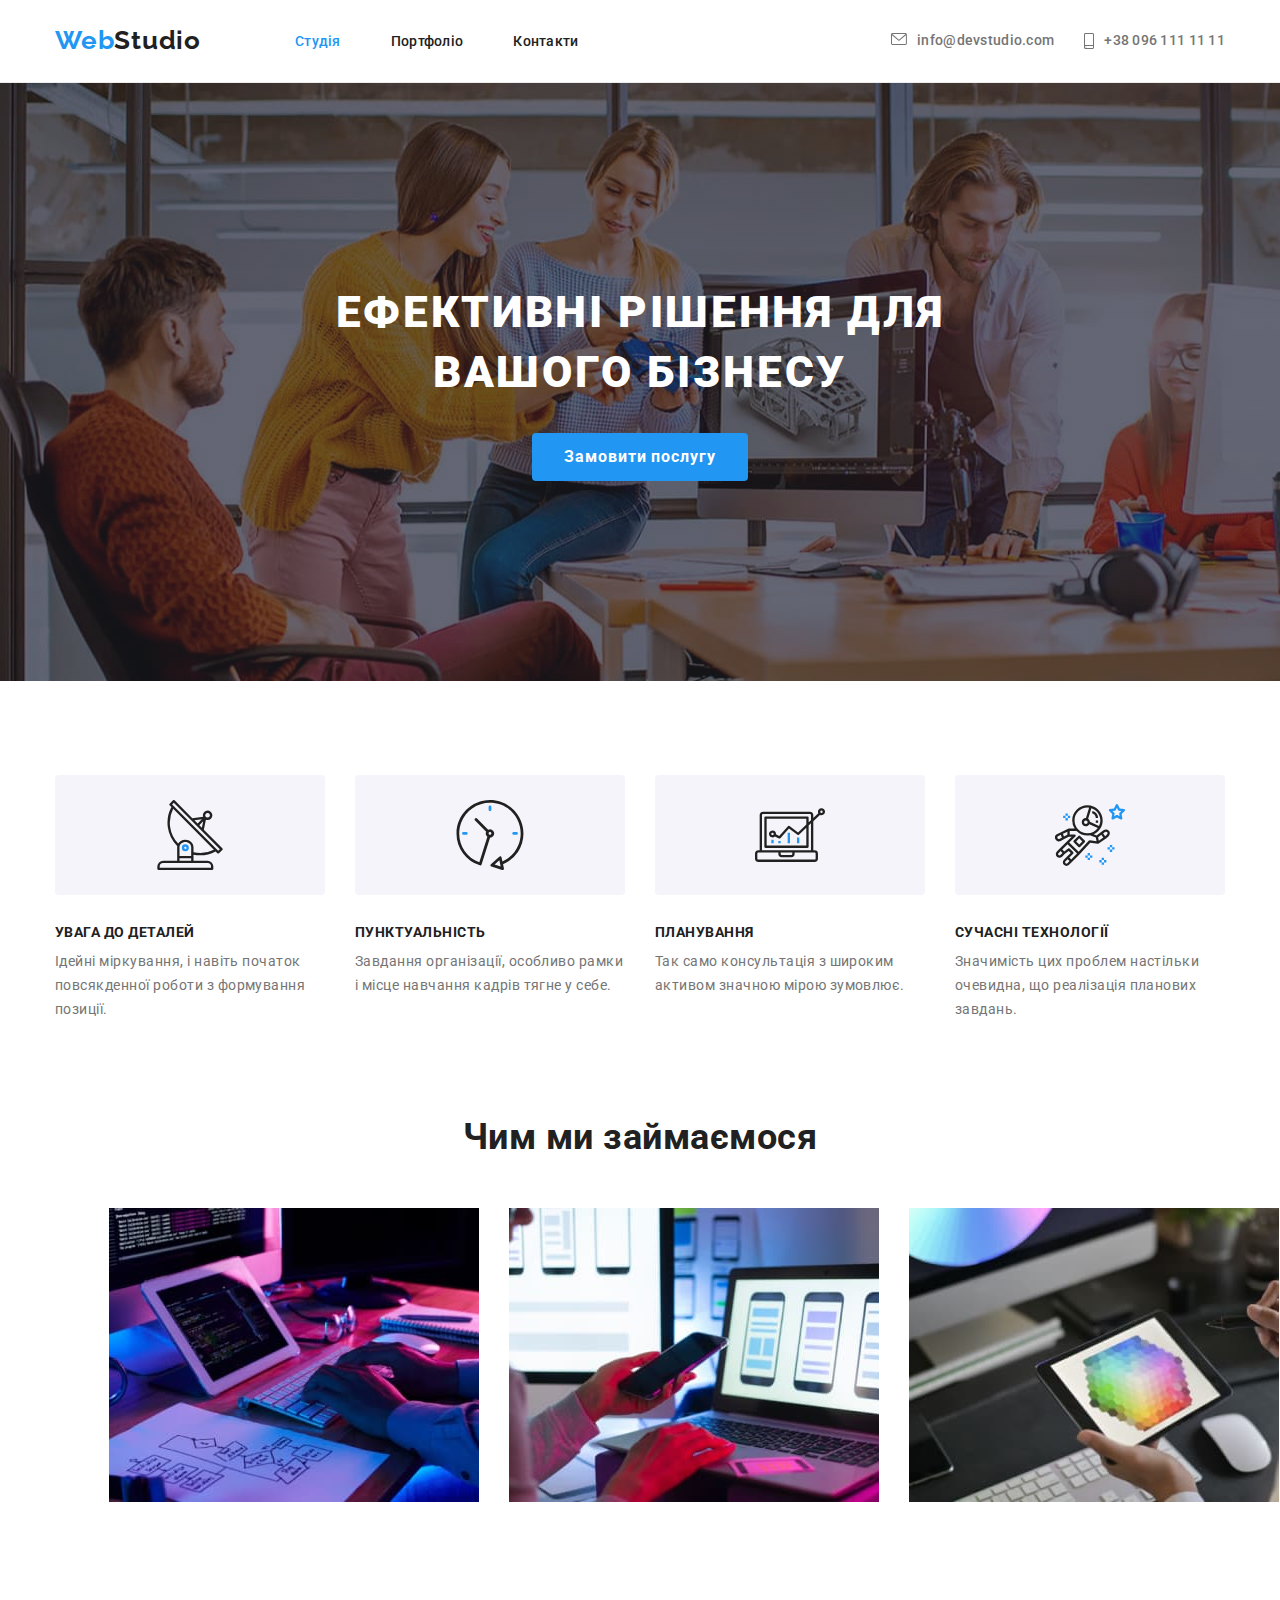
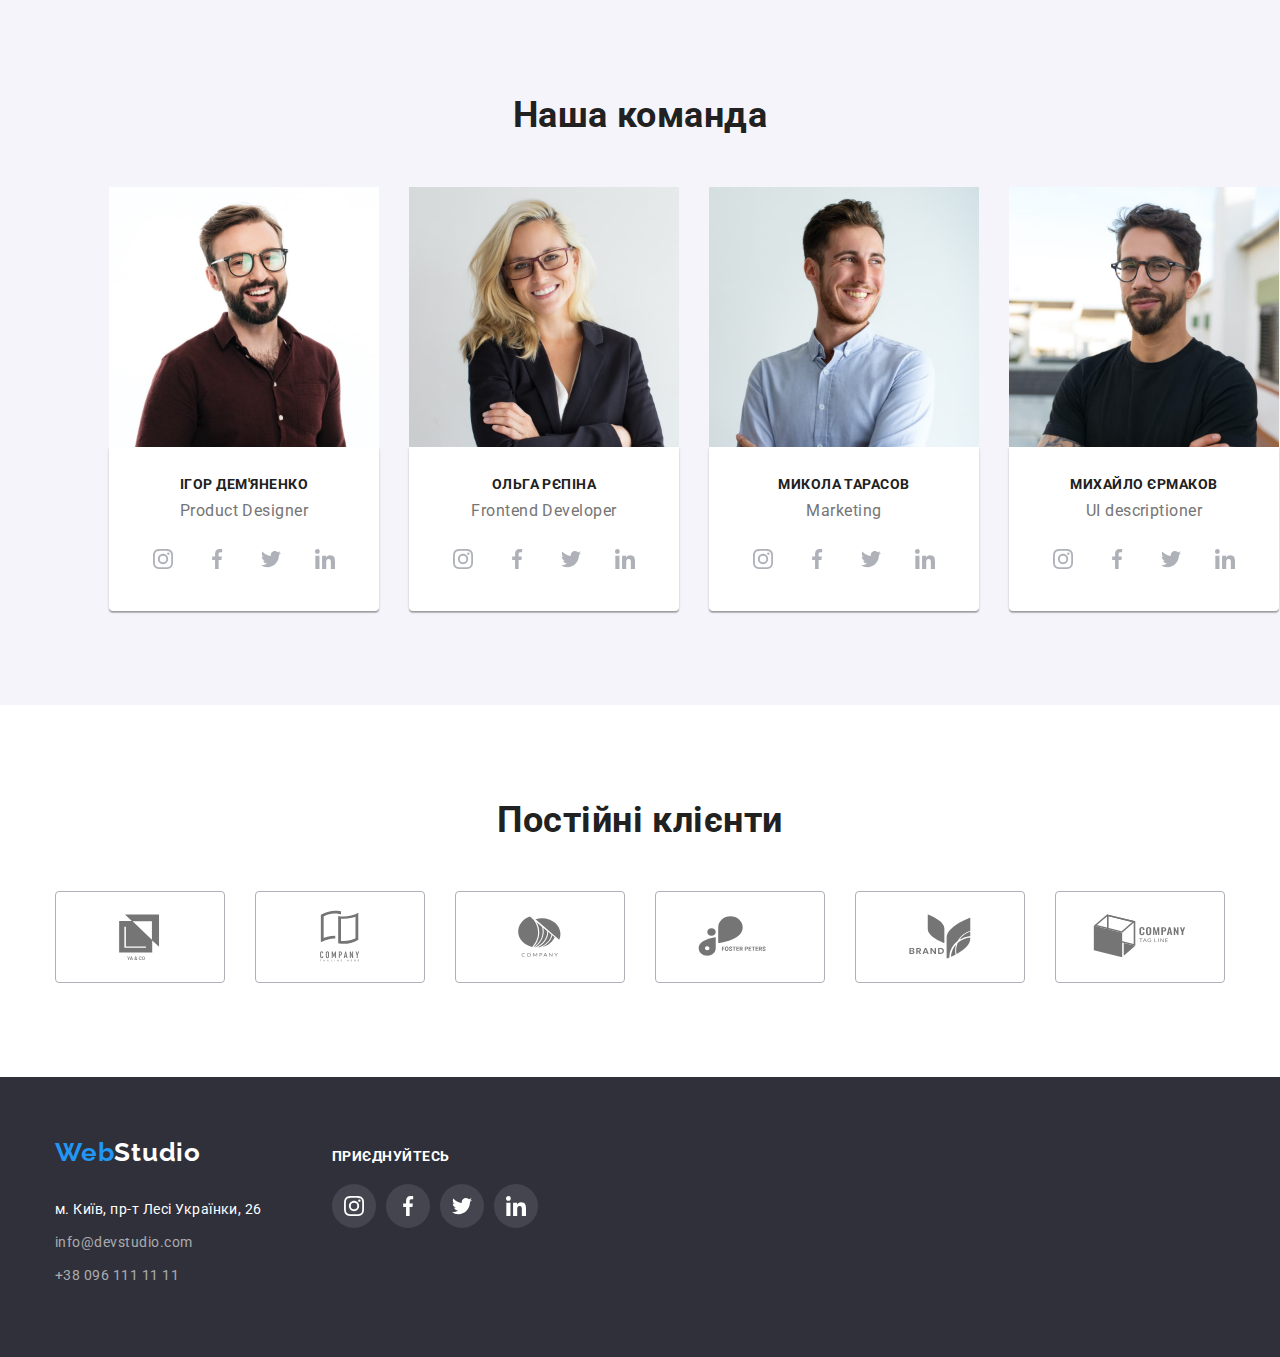
<file: index.html>
<!DOCTYPE html>
<html lang="uk">

<head>
  <meta charset="UTF-8" />
  <meta http-equiv="X-UA-Compatible" content="IE=edge" />
  <meta name="viewport" content="width=device-width, initial-scale=1.0" />
  <title>WebStudio</title>
  <link rel="preconnect" href="https://fonts.googleapis.com">
  <link rel="preconnect" href="https://fonts.gstatic.com" crossorigin>
  <link href="https://fonts.googleapis.com/css2?family=Raleway:wght@700&family=Roboto:wght@400;500;700;900&display=swap"
    rel="stylesheet">
  <link rel="stylesheet" href="./css/modern-normalize.css">
  <link rel="stylesheet" href="./css/styles.css">
</head>

<body>
  <header class="page-header">
    <div class="container header-wrap">
      <nav class="nav">
        <a href="./index.html" class="logo-header">Web<span class="studio">Studio</span></a>

        <ul class="site-nav">
          <li><a href="./index.html" class="link current">Студія</a></li>
          <li><a href="./portfolio.html" class="link">Портфоліо</a></li>
          <li><a href="" class="link">Контакти</a></li>
        </ul>
      </nav>

      <ul class="contact-nav">
        <li><a href="mailto:info@devstudio.com" class="link-contact">
            <svg class="icon icon-mail" width="16px" height="12px">
              <use xlink:href="./images/icons.svg#icon-mail"></use>
            </svg>
            info@devstudio.com</a></li>
        <li><a href="tel:+380961111111" class="link-contact">
            <svg class="icon icon-smartphone" width="10px" height="16px">
              <use xlink:href="./images/icons.svg#icon-smartphone"></use>
            </svg>
            +38 096 111 11 11</a></li>
      </ul>
    </div>
  </header>
  <main>
    <!--Герой-->
    <section class="section hero">
      <div class="container hero-wrap">
        <h1 class="hero-title">Ефективні рішення для <br> вашого бізнесу</h1>
        <button type="button" class="button-hero">Замовити послугу</button>
      </div>
    </section>
    <!--Особливості-->
    <section class="section section-feature">
      <div class="container section-wrap">
        <h2 class="feature-title">Особливості</h2>
        <ul class="feature-list">
          <li class="feature-list-item">
            <div class="img-wrapper">
              <svg class="icon icon-instagram" width="70px" height="70px">
                <use xlink:href="./images/icons.svg#icon-antenna"></use>
              </svg>
            </div>
            <h3 class="section-title">УВАГА ДО ДЕТАЛЕЙ</h3>
            <p class="text">
              Ідейні міркування, і навіть початок повсякденної роботи з
              формування позиції.
            </p>
          </li>
          <li class="feature-list-item">
            <div class="img-wrapper">
              <svg class="icon icon-instagram" width="70px" height="70px">
                <use xlink:href="./images/icons.svg#icon-clock"></use>
              </svg>
            </div>
            <h3 class="section-title">ПУНКТУАЛЬНІСТЬ</h3>
            <p class="text">
              Завдання організації, особливо рамки і місце навчання кадрів тягне
              у себе.
            </p>
          </li>
          <li class="feature-list-item">
            <div class="img-wrapper">
              <svg class="icon icon-instagram" width="70px" height="70px">
                <use xlink:href="./images/icons.svg#icon-diagram"></use>
              </svg>
            </div>
            <h3 class="section-title">ПЛАНУВАННЯ</h3>
            <p class="text">
              Так само консультація з широким активом значною мірою зумовлює.
            </p>
          </li>
          <li class="feature-list-item">
            <div class="img-wrapper">
              <svg class="icon icon-instagram" width="70px" height="70px">
                <use xlink:href="./images/icons.svg#icon-astronaut"></use>
              </svg>
            </div>
            <h3 class="section-title">СУЧАСНІ ТЕХНОЛОГІЇ</h3>
            <p class="text">
              Значимість цих проблем настільки очевидна, що реалізація планових
              завдань.
            </p>
          </li>
        </ul>
      </div>
    </section>
    <!--Чим ми займаємось-->
    <section class="section section-work">
      <div class="container">
        <h2 class="title-work">Чим ми займаємося</h2>
        <ul class="work-list">
          <li>
            <img src="./images/img1.jpg" alt="Чоловік набирає код на клавіатурі" width="370" height="294" />
          </li>
          <li>
            <img src="./images/img2.jpg" alt="Жінка тримає телефон на фоні ноутбука" width="370" height="294" />
          </li>
          <li>
            <img src="./images/img3.jpg" alt="Жінка тримає планшет з градацією кольорів" width="370" height="294" />
          </li>
        </ul>
      </div>
    </section>
    <!--Наша команда-->
    <section class="section section-team">
      <div class="container container-team">
        <h2 class="title-team">Наша команда</h2>
        <ul class="team-list">
          <li>
            <img class="team-img" src="./images/img-1.jpg"
              alt="Чоловік з бородою та в окулярах, одягнений в бордову сорочку" width="270" height="260" />
            <div class="team-description">
              <h3 class="section-title-team">Ігор Дем'яненко</h3>
              <p class="text-team">Product Designer</p>
              <ul class="team-social-img">
                <li>
                  <a class="social-links" href="#" target="_blank" rel="noopener noreferrer">
                    <svg class="icon icon-instagram" width="20px" height="20px">
                      <use xlink:href="./images/icons.svg#icon-instagram"></use>
                    </svg>
                  </a>
                </li>
                <li>
                  <a class="social-links" href="#" target="_blank" rel="noopener noreferrer">
                    <svg class="icon icon-instagram" width="20px" height="20px">
                      <use xlink:href="./images/icons.svg#icon-facebook"></use>
                    </svg>
                  </a>
                </li>

                <li>
                  <a class="social-links" href="#" target="_blank" rel="noopener noreferrer">
                    <svg class="icon icon-instagram" width="20px" height="20px">
                      <use xlink:href="./images/icons.svg#icon-twitter"></use>
                    </svg>
                  </a>
                </li>
                <li>
                  <a class="social-links" href="#" target="_blank" rel="noopener noreferrer">
                    <svg class="icon icon-instagram" width="20px" height="20px">
                      <use xlink:href="./images/icons.svg#icon-linkedin"></use>
                    </svg>
                  </a>
                </li>
              </ul>
            </div>
          </li>
          <li>
            <img class="team-img" src="./images/img-2.jpg"
              alt="Жінка посміхається, має довге біле волосся та носить окулярі, одягнена в піджак" width="270"
              height="260" />
            <div class="team-description">
              <h3 class="section-title-team">Ольга Рєпіна</h3>
              <p class="text-team">Frontend Developer</p>
              <ul class="team-social-img">
                <li>
                  <a class="social-links" href="#" target="_blank" rel="noopener noreferrer">
                    <svg class="icon icon-instagram" width="20px" height="20px">
                      <use xlink:href="./images/icons.svg#icon-instagram"></use>
                    </svg>
                  </a>
                </li>
                <li>
                  <a class="social-links" href="#" target="_blank" rel="noopener noreferrer">
                    <svg class="icon icon-instagram" width="20px" height="20px">
                      <use xlink:href="./images/icons.svg#icon-facebook"></use>
                    </svg>
                  </a>
                </li>

                <li>
                  <a class="social-links" href="#" target="_blank" rel="noopener noreferrer">
                    <svg class="icon icon-instagram" width="20px" height="20px">
                      <use xlink:href="./images/icons.svg#icon-twitter"></use>
                    </svg>
                  </a>
                </li>
                <li>
                  <a class="social-links" href="#" target="_blank" rel="noopener noreferrer">
                    <svg class="icon icon-instagram" width="20px" height="20px">
                      <use xlink:href="./images/icons.svg#icon-linkedin"></use>
                    </svg>
                  </a>
                </li>
              </ul>
            </div>
          </li>
          <li>
            <img class="team-img" src="./images/img-3.jpg" alt="Чоловік посміхається, одягнений в світлу сорочку"
              width="270" height="260" />
            <div class="team-description">
              <h3 class="section-title-team">Микола Тарасов</h3>
              <p class="text-team">Marketing</p>
              <ul class="team-social-img">
                <li>
                  <a class="social-links" href="#" target="_blank" rel="noopener noreferrer">
                    <svg class="icon icon-instagram" width="20px" height="20px">
                      <use xlink:href="./images/icons.svg#icon-instagram"></use>
                    </svg>
                  </a>
                </li>
                <li>
                  <a class="social-links" href="#" target="_blank" rel="noopener noreferrer">
                    <svg class="icon icon-instagram" width="20px" height="20px">
                      <use xlink:href="./images/icons.svg#icon-facebook"></use>
                    </svg>
                  </a>
                </li>

                <li>
                  <a class="social-links" href="#" target="_blank" rel="noopener noreferrer">
                    <svg class="icon icon-instagram" width="20px" height="20px">
                      <use xlink:href="./images/icons.svg#icon-twitter"></use>
                    </svg>
                  </a>
                </li>
                <li>
                  <a class="social-links" href="#" target="_blank" rel="noopener noreferrer">
                    <svg class="icon icon-instagram" width="20px" height="20px">
                      <use xlink:href="./images/icons.svg#icon-linkedin"></use>
                    </svg>
                  </a>
                </li>
              </ul>
            </div>
          </li>
          <li>
            <img class="team-img" src="./images/img-4.jpg"
              alt="Чоловік з бородою та в окулярах, одягнений в чорну футболку" width="270" height="260" />
            <div class="team-description">
              <h3 class="section-title-team">Михайло Єрмаков</h3>
              <p class="text-team">UI descriptioner</p>
              <ul class="team-social-img">
                <li>
                  <a class="social-links" href="#" target="_blank" rel="noopener noreferrer">
                    <svg class="icon icon-instagram" width="20px" height="20px">
                      <use xlink:href="./images/icons.svg#icon-instagram"></use>
                    </svg>
                  </a>
                </li>
                <li>
                  <a class="social-links" href="#" target="_blank" rel="noopener noreferrer">
                    <svg class="icon icon-instagram" width="20px" height="20px">
                      <use xlink:href="./images/icons.svg#icon-facebook"></use>
                    </svg>
                  </a>
                </li>

                <li>
                  <a class="social-links" href="#" target="_blank" rel="noopener noreferrer">
                    <svg class="icon icon-instagram" width="20px" height="20px">
                      <use xlink:href="./images/icons.svg#icon-twitter"></use>
                    </svg>
                  </a>
                </li>
                <li>
                  <a class="social-links" href="#" target="_blank" rel="noopener noreferrer">
                    <svg class="icon icon-instagram" width="20px" height="20px">
                      <use xlink:href="./images/icons.svg#icon-linkedin"></use>
                    </svg>
                  </a>
                </li>
              </ul>
            </div>
          </li>
        </ul>
      </div>
    </section>
    <!--Постійні клієнти-->
    <section class="section clients-section">
      <div class="container">
        <h2 class="title-team">Постійні клієнти</h2>
        <ul class="clients-img-list">
          <li class="clients-img-wrap">
            <a class="clients-img" href="#" target="_blank" rel="noopener noreferrer">
              <svg class="icon" width="106px" height="60px">
                <use xlink:href="./images/icons.svg#icon-Logo-1"></use>
              </svg>
            </a>
          </li>
          <li class="clients-img-wrap">
            <a class="clients-img" href="#" target="_blank" rel="noopener noreferrer">
              <svg class="icon" width="106px" height="60px">
                <use xlink:href="./images/icons.svg#icon-Logo-2"></use>
              </svg>
            </a>
          </li>
          <li class="clients-img-wrap">
            <a class="clients-img" href="#" target="_blank" rel="noopener noreferrer">
              <svg class="icon" width="106px" height="60px">
                <use xlink:href="./images/icons.svg#icon-Logo-3"></use>
              </svg>
            </a>
          </li>
          <li class="clients-img-wrap">
            <a class="clients-img" href="#" target="_blank" rel="noopener noreferrer">
              <svg class="icon" width="106px" height="60px">
                <use xlink:href="./images/icons.svg#icon-Logo-4"></use>
              </svg>
            </a>
          </li>
          <li class="clients-img-wrap">
            <a class="clients-img" href="#" target="_blank" rel="noopener noreferrer">
              <svg class="icon" width="106px" height="60px">
                <use xlink:href="./images/icons.svg#icon-Logo-5"></use>
              </svg>
            </a>
          </li>
          <li class="clients-img-wrap">
            <a class="clients-img" href="#" target="_blank" rel="noopener noreferrer"><svg class="icon" width="106px"
                height="60px">
                <use xlink:href="./images/icons.svg#icon-Logo-6"></use>
              </svg></a>
          </li>
        </ul>
      </div>
    </section>
  </main>
  <footer class="footer">
    <div class="container footer-container">
      <div>
        <a href="./index.html" class="logo-footer">Web<span class="studio">Studio</span></a>
        <address>
          <ul>
            <li class="footer-list">
              <a href="https://www.google.com.ua/maps/place/бул.+Леси+Украинки,+26,+Киев,+02000/@50.4265807,30.5361918,17z/data=!3m1!4b1!4m5!3m4!1s0x40d4cf0e033ecbe9:0x57a4dffefec77da0!8m2!3d50.4265807!4d30.5383858?hl=ru"
                target="_blank" rel="noopener noreferrer" class="footer-address">м. Київ, пр-т Лесі Українки, 26</a>
            </li>
            <li class="footer-list"><a href="mailto:info@devstudio.com" class="footer-contact">info@devstudio.com</a>
            </li>
            <li class="footer-list"><a href="tel:+380961111111" class="footer-contact">+38 096 111 11 11</a></li>
          </ul>

        </address>
      </div>
      <div class="footer-social">
        <h3 class="footer-title-icons">ПРИЄДНУЙТЕСЬ</h3>
        <ul class="team-social-img">
          <li>
            <a class="social-links footer-social-links" href="#" target="_blank" rel="noopener noreferrer">
              <svg class="icon" width="20px" height="20px">
                <use xlink:href="./images/icons.svg#icon-instagram"></use>
              </svg>
            </a>
          </li>
          <li>
            <a class="social-links footer-social-links" href="#" target="_blank" rel="noopener noreferrer">
              <svg class="icon" width="20px" height="20px">
                <use xlink:href="./images/icons.svg#icon-facebook"></use>
              </svg>
            </a>
          </li>

          <li>
            <a class="social-links footer-social-links" href="#" target="_blank" rel="noopener noreferrer">
              <svg class="icon" width="20px" height="20px">
                <use xlink:href="./images/icons.svg#icon-twitter"></use>
              </svg>
            </a>
          </li>
          <li>
            <a class="social-links footer-social-links" href="#" target="_blank" rel="noopener noreferrer">
              <svg class="icon" width="20px" height="20px">
                <use xlink:href="./images/icons.svg#icon-linkedin"></use>
              </svg>
            </a>
          </li>
        </ul>
      </div>
    </div>


  </footer>
</body>

</html>
</file>
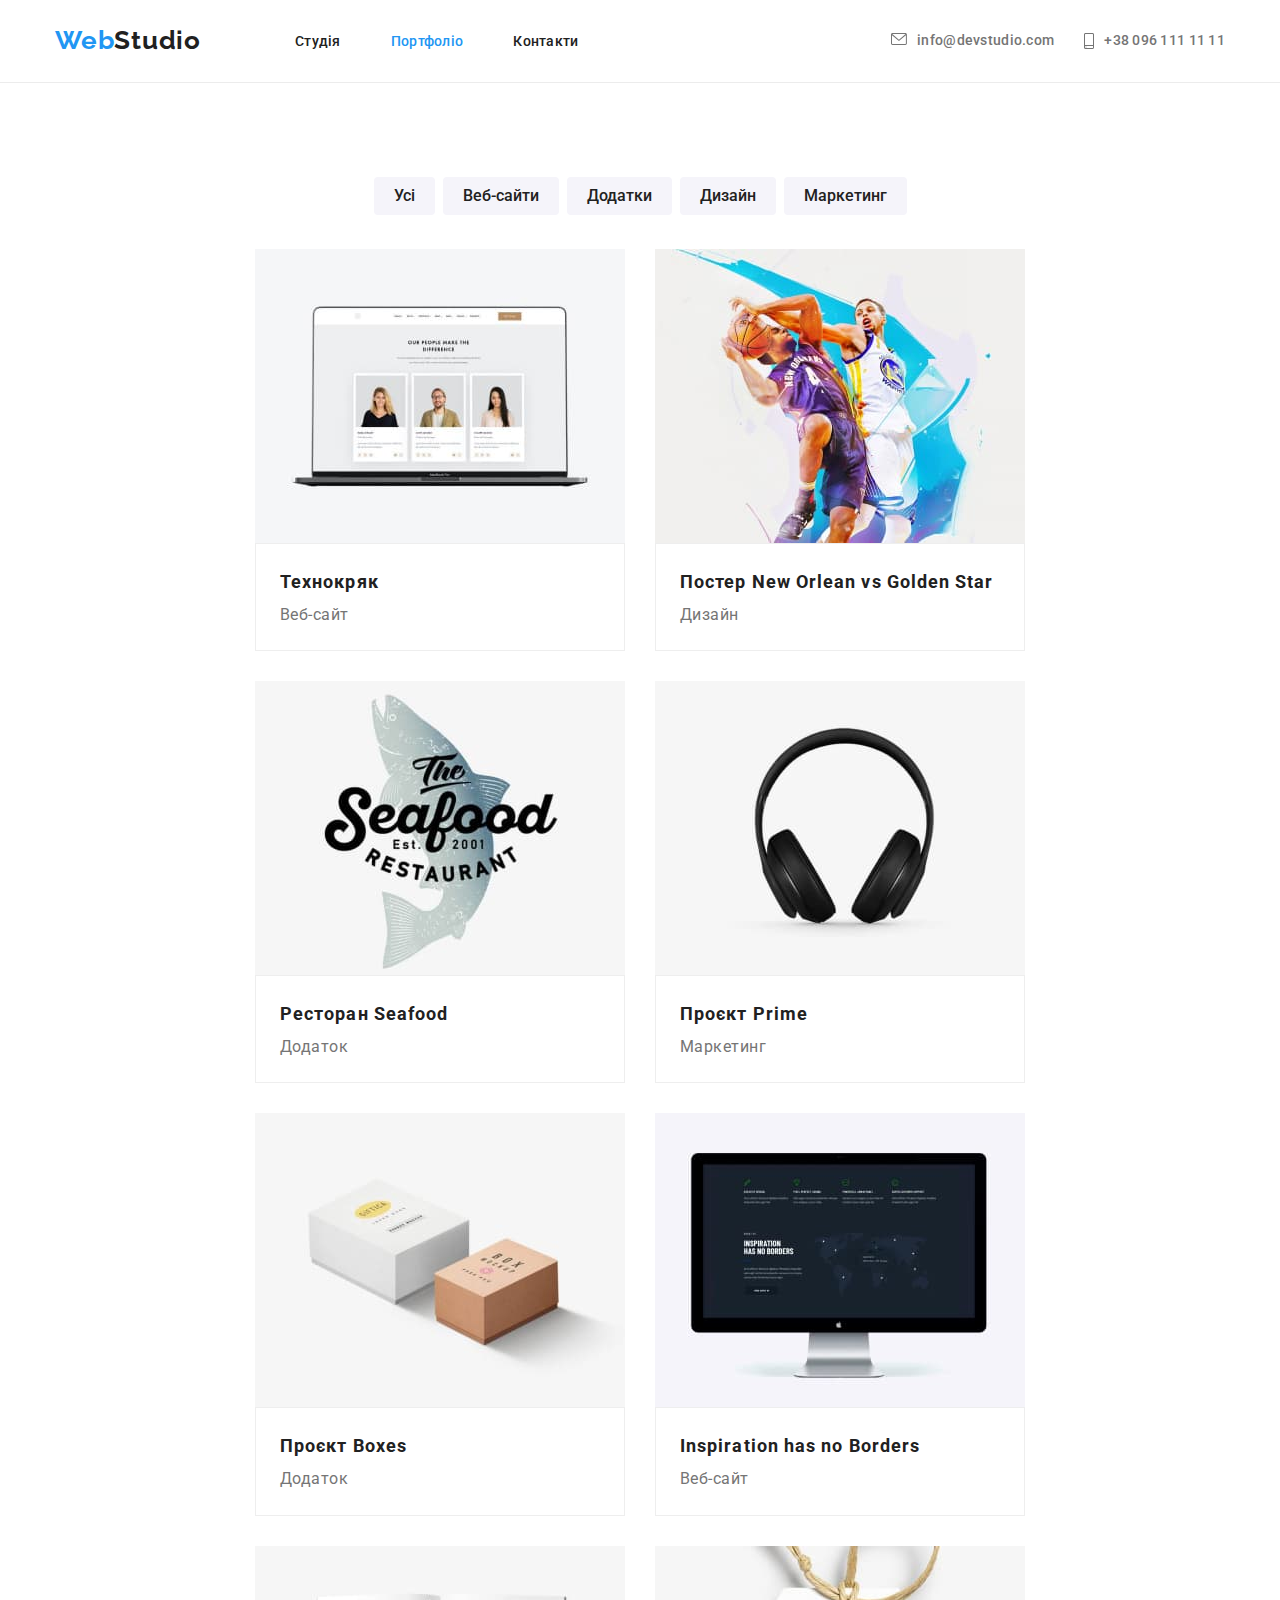
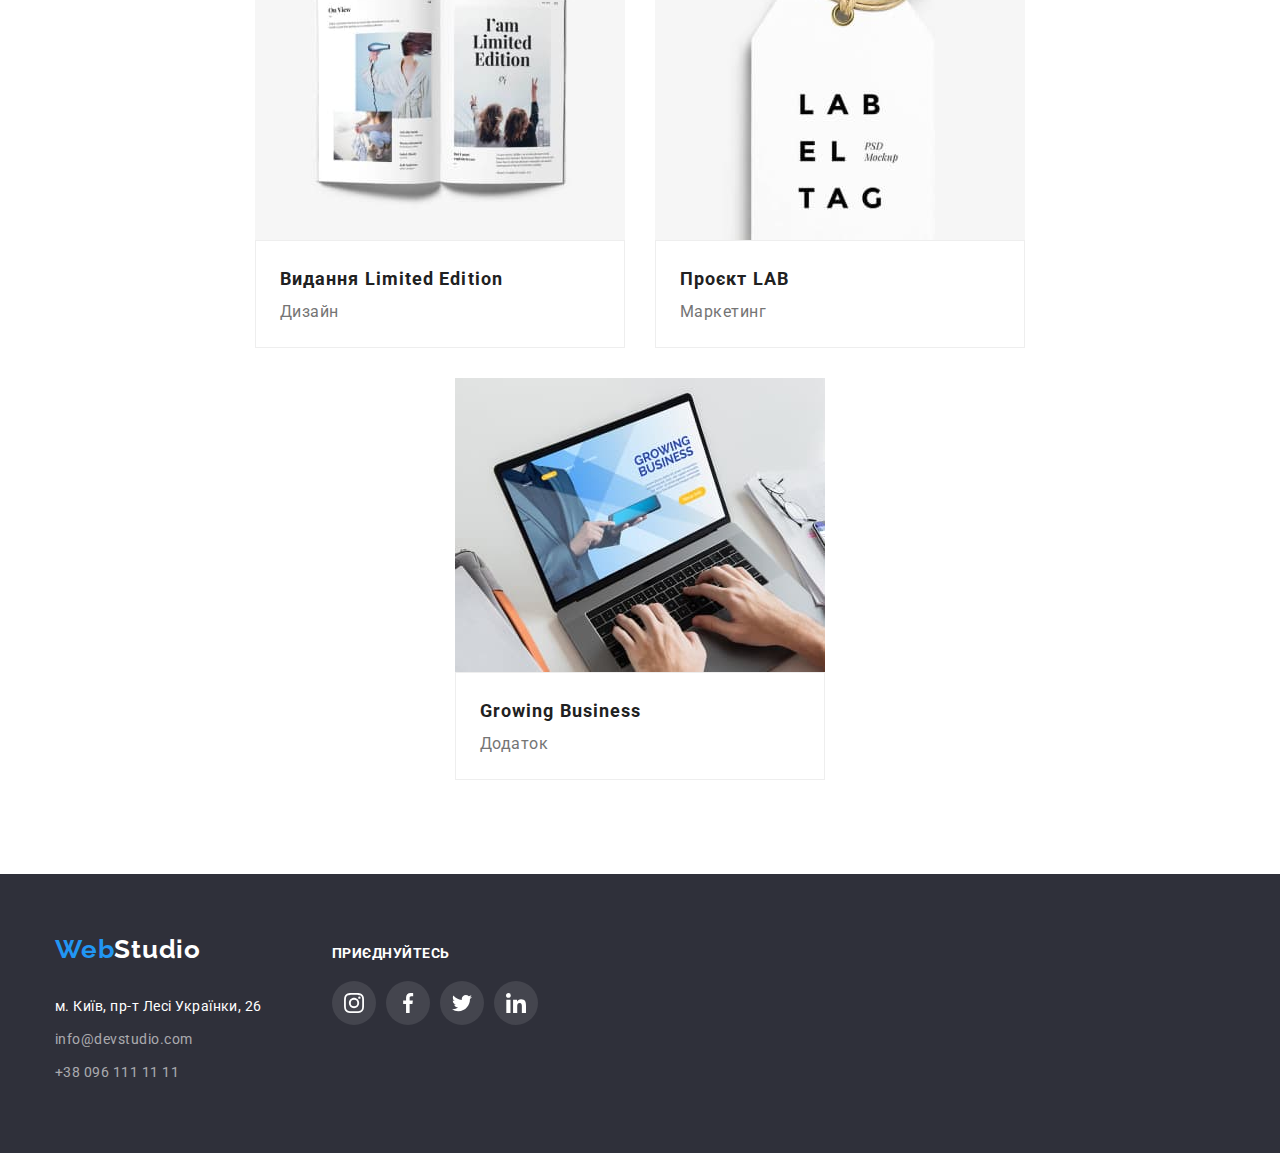
<file: portfolio.html>
<!DOCTYPE html>
<html lang="uk">

<head>
  <meta charset="UTF-8" />
  <meta http-equiv="X-UA-Compatible" content="IE=edge" />
  <meta name="viewport" content="width=device-width, initial-scale=1.0" />
  <title>Portfolio</title>
  <link rel="preconnect" href="https://fonts.googleapis.com">
  <link rel="preconnect" href="https://fonts.gstatic.com" crossorigin>
  <link href="https://fonts.googleapis.com/css2?family=Raleway:wght@700&family=Roboto:wght@400;500;700;900&display=swap"
    rel="stylesheet">
  <link rel="stylesheet" href="./css/modern-normalize.css">
  <link rel="stylesheet" href="./css/styles.css">
</head>

<body>
  <header class="page-header">
    <div class="container header-wrap">
      <nav class="nav">
        <a href="./index.html" class="logo-header">Web<span class="studio">Studio</span></a>

        <ul class="site-nav">
          <li><a href="./index.html" class="link">Студія</a></li>
          <li><a href="./portfolio.html" class="link current">Портфоліо</a></li>
          <li><a href="" class="link">Контакти</a></li>
        </ul>
      </nav>

      <ul class="contact-nav">
        <li><a href="mailto:info@devstudio.com" class="link-contact">
            <svg class="icon icon-mail" width="16px" height="12px">
              <use xlink:href="./images/icons.svg#icon-mail"></use>
            </svg>
            info@devstudio.com</a></li>
        <li><a href="tel:+380961111111" class="link-contact">
            <svg class="icon icon-smartphone" width="10px" height="16px">
              <use xlink:href="./images/icons.svg#icon-smartphone"></use>
            </svg>
            +38 096 111 11 11</a></li>
      </ul>
    </div>
  </header>
  <main>

    <!--Наші роботи-->
    <section class="section">
      <div class="container filter-container">
        <h1 class="feature-title">Наші роботи</h1>
        <ul class="filters-list">
          <li><button type="button" class="button-portfolio">Усі</button></li>
          <li><button type="button" class="button-portfolio">Веб-сайти</button></li>
          <li><button type="button" class="button-portfolio">Додатки</button></li>
          <li><button type="button" class="button-portfolio">Дизайн</button></li>
          <li><button type="button" class="button-portfolio">Маркетинг</button></li>
        </ul>

        <ul class="filters-img-list">
          <li class="filters-card">
            <a class="img-link" href="#" target="_blank" rel="noopener noreferrer">
              <img class="filter-img" src="./images/techno-2.jpg" alt="Веб-сайт Технокряк" width="370" />
              <div class="filter-description">
                <h2 class="title-name">Технокряк</h2>
                <p class="filter-text">Веб-сайт</p>
              </div>
            </a>
          </li>
          <li class="filters-card">
            <a class="img-link" href="#" target="_blank" rel="noopener noreferrer"><img class="filter-img"
                src="./images/poster-2.jpg" alt="Постер Нью Орлеан проти Голден Стар" width="370" />
              <div class="filter-description">
                <h2 class="title-name">Постер New Orlean vs Golden Star</h2>
                <p class="filter-text">Дизайн</p>
              </div>
            </a>
          </li>
          <li class="filters-card">
            <a class="img-link" href="#" target="_blank" rel="noopener noreferrer"><img class="filter-img"
                src="./images/seafood-2.jpg" alt="Ресторан морської їжі" width="370" />
              <div class="filter-description">
                <h2 class="title-name">Ресторан Seafood</h2>
                <p class="filter-text">Додаток</p>
              </div>
            </a>
          </li>
          <li class="filters-card">
            <a class="img-link" href="#" target="_blank" rel="noopener noreferrer"><img class="filter-img"
                src="./images/prime-2.jpg" alt="Проєкт Прайм" width="370" />
              <div class="filter-description">
                <h2 class="title-name">Проєкт Prime</h2>
                <p class="filter-text">Маркетинг</p>
              </div>
            </a>
          </li>
          <li class="filters-card">
            <a class="img-link" href="#" target="_blank" rel="noopener noreferrer"><img class="filter-img"
                src="./images/boxes-2.jpg" alt="Проєкт Коробки" width="370" />
              <div class="filter-description">
                <h2 class="title-name">Проєкт Boxes</h2>
                <p class="filter-text">Додаток</p>
              </div>
            </a>
          </li>
          <li class="filters-card">
            <a class="img-link" href="#" target="_blank" rel="noopener noreferrer"><img class="filter-img"
                src="./images/inspiration_has_no_Borders-2.jpg" alt="Натхнення не має кордонів" width="370" />
              <div class="filter-description">
                <h2 class="title-name">Inspiration has no Borders</h2>
                <p class="filter-text">Веб-сайт</p>
              </div>
            </a>
          </li>
          <li class="filters-card">
            <a class="img-link" href="#" target="_blank" rel="noopener noreferrer"><img class="filter-img"
                src="./images/Limited_edition-2.jpg" alt="Обмежене видання" width="370" />
              <div class="filter-description">
                <h2 class="title-name">Видання Limited Edition</h2>
                <p class="filter-text">Дизайн</p>
              </div>
            </a>
          </li>
          <li class="filters-card">
            <a class="img-link" href="#" target="_blank" rel="noopener noreferrer">
              <img class="filter-img" src="./images/Lab-2.jpg" alt="Проєкт Лаб" width="370" />
              <div class="filter-description">
                <h2 class="title-name">Проєкт LAB</h2>
                <p class="filter-text">Маркетинг</p>
              </div>
            </a>
          </li>
          <li class="filters-card">
            <a class="img-link" href="#" target="_blank" rel="noopener noreferrer"><img class="filter-img"
                src="./images/growing_business-2.jpg" alt="Зростаючий бізнес" width="370" />
              <div class="filter-description">
                <h2 class="title-name">Growing Business</h2>
                <p class="filter-text">Додаток</p>
              </div>
            </a>
          </li>
        </ul>
      </div>
    </section>
  </main>
  <footer class="footer">
    <div class="container footer-container">
      <div>
        <a href="./index.html" class="logo-footer">Web<span class="studio">Studio</span></a>
        <address>
          <ul>
            <li class="footer-list">
              <a href="https://www.google.com.ua/maps/place/бул.+Леси+Украинки,+26,+Киев,+02000/@50.4265807,30.5361918,17z/data=!3m1!4b1!4m5!3m4!1s0x40d4cf0e033ecbe9:0x57a4dffefec77da0!8m2!3d50.4265807!4d30.5383858?hl=ru"
                target="_blank" rel="noopener noreferrer" class="footer-address">м. Київ, пр-т Лесі Українки, 26</a>
            </li>
            <li class="footer-list"><a href="mailto:info@devstudio.com" class="footer-contact">info@devstudio.com</a>
            </li>
            <li class="footer-list"><a href="tel:+380961111111" class="footer-contact">+38 096 111 11 11</a></li>
          </ul>

        </address>
      </div>
      <div class="footer-social">
        <h3 class="footer-title-icons">ПРИЄДНУЙТЕСЬ</h3>
        <ul class="team-social-img">
          <li>
            <a class="social-links footer-social-links" href="#" target="_blank" rel="noopener noreferrer">
              <svg class="icon" width="20px" height="20px">
                <use xlink:href="./images/icons.svg#icon-instagram"></use>
              </svg>
            </a>
          </li>
          <li>
            <a class="social-links footer-social-links" href="#" target="_blank" rel="noopener noreferrer">
              <svg class="icon" width="20px" height="20px">
                <use xlink:href="./images/icons.svg#icon-facebook"></use>
              </svg>
            </a>
          </li>

          <li>
            <a class="social-links footer-social-links" href="#" target="_blank" rel="noopener noreferrer">
              <svg class="icon" width="20px" height="20px">
                <use xlink:href="./images/icons.svg#icon-twitter"></use>
              </svg>
            </a>
          </li>
          <li>
            <a class="social-links footer-social-links" href="#" target="_blank" rel="noopener noreferrer">
              <svg class="icon" width="20px" height="20px">
                <use xlink:href="./images/icons.svg#icon-linkedin"></use>
              </svg>
            </a>
          </li>
        </ul>
      </div>
    </div>


  </footer>
</body>

</html>
</file>
<file: css/styles.css>
:root {
  --primary-text-color: #757575;
  --title-text-color: #212121;
  --accent-color: #2196f3;
  --primary-white-color: #ffffff;
  --hero-footer-bgc: #2f303a;
  --button-portfolio: #f5f4fa;
  --contact-footer-color: rgba(255, 255, 255, 0.6);
  --border-header-color: #ececec;
  --border-portfolio-color: #eeeeee;
  --border-clients-color: #afb1b8;
  --footer-social-bg: rgba(255, 255, 255, 0.1);
}

/* колір основного тексту color: #757575; */

/* колір додаткового тексту color: #212121; */

/* білий #FFFFFF */

/* лого #000000, #2196F3 */
/* контакт та пошта color: rgba(255, 255, 255, 0.6); */
/* background: #F5F4FA; */

body {
  color: var(--primary-text-color);
  background-color: var(--primary-white-color);
  font-family: Roboto, sans-serif;
  letter-spacing: 0.03em;
  font-weight: 400;
}

h1,
h2,
h3,
h4,
h5,
h6,
p,
ul {
  list-style: none;
  margin: 0;
  padding: 0;
}
.container {
  margin: 0 auto;
  max-width: 1200px;
  padding: 0 15px;
}
button {
  cursor: pointer;
}
.section {
  padding: 94px;
}

/* logo */

.header-wrap {
  display: flex;
  align-items: center;
}
.logo-header,
.logo-footer {
  color: var(--accent-color);
  font-family: Raleway, sans-serif;
  font-weight: 700;
  font-size: 26px;
  line-height: 1.19;
  text-decoration: none;
  letter-spacing: 0.03em;
}

.logo-header:hover,
.logo-header:focus {
  color: var(--accent-color);
}
.logo-footer:hover,
.logo-footer:focus {
  color: var(--accent-color);
}

.logo-header .studio {
  color: var(--title-text-color);
}
.logo-footer .studio {
  color: var(--primary-white-color);
}
.logo-header {
  padding: 24px 94px 25px 0;
}
.logo-footer {
  display: block;
  margin-bottom: 30px;
}

/* site-nav */
.page-header {
  border-bottom: 1px solid var(--border-header-color);
}
.nav {
  display: flex;
  align-items: center;
}
.header-wrap {
  display: flex;
  align-items: center;
  justify-content: space-between;
}
.site-nav .link {
  color: var(--title-text-color);
  font-weight: 500;
  font-size: 14px;
  line-height: 1.14;
  letter-spacing: 0.02em;
  text-decoration: none;
}
.site-nav .link:hover,
.site-nav .link:focus {
  color: var(--accent-color);
}
.site-nav .link.current {
  color: var(--accent-color);
}
.icon-mail,
.icon-smartphone {
  margin-right: 10px;
}

.site-nav {
  display: flex;
  padding: 32px 0;
}
.link,
.link.current {
  padding-right: 50px;
}
/* contact-nav */

.contact-nav {
  display: flex;
  align-items: flex-end;
  gap: 30px;
}
.contact-nav .link-contact {
  color: var(--primary-text-color);
  font-weight: 500;
  font-size: 14px;
  line-height: 1.14;
  letter-spacing: 0.02em;
  text-decoration: none;
}
.link-contact {
  display: flex;
}
.contact-nav .link-contact.current {
  color: var(--accent-color);
}

.contact-nav .link-contact:hover,
.contact-nav .link-contact:focus {
  color: var(--accent-color);
}

/* Hero */

.hero-wrap {
  margin: 0 auto;
}
.hero {
  text-align: center;
  padding: 200px 0;
  display: flex;
  flex-direction: column;
  justify-content: center;
  align-items: center;
  max-width: 1600px;
  margin-left: auto;
  margin-right: auto;
  background-image: linear-gradient(
      to right,
      rgba(47, 48, 58, 0.4),
      rgba(47, 48, 58, 0.4)
    ),
    url(../images/hero-img.jpg);
}

.hero-title {
  color: var(--primary-white-color);
  font-weight: 900;
  font-size: 44px;
  line-height: 1.36;
  text-align: center;
  letter-spacing: 0.06em;
  margin-bottom: 30px;
  text-transform: uppercase;
}
.button-hero {
  color: var(--primary-white-color);
  background-color: var(--accent-color);
  font-weight: 700;
  font-size: 16px;
  line-height: 1.88;
  letter-spacing: 0.06em;
  border-radius: 4px;
  padding: 9px 32px;
  border: none;
}

/* Section */

.section-wrap {
  display: flex;
  align-items: center;
  justify-content: center;
}
.img-wrapper {
  display: flex;
  align-items: center;
  justify-content: center;
  background-color: var(--button-portfolio);
  border-radius: 4px;
  padding: 25px 0;
  margin-bottom: 30px;
}
.team-social-img {
  display: flex;
  align-items: center;
  justify-content: center;
  gap: 10px;
}
.clients-img-list {
  display: flex;
  align-items: center;
  justify-content: center;
  gap: 30px;
}

.clients-img:hover,
.clients-img:focus {
  border-color: var(--accent-color);
  color: var(--accent-color);
}
.clients-img {
  color: #757575;
  border: 1px solid var(--border-clients-color);
  border-radius: 4px;
  padding: 16px 32px;
  cursor: pointer;
  width: 170px;
  height: 92px;
  display: flex;
  justify-content: center;
  align-items: center;
}

.feature-list {
  display: flex;
  gap: 30px;
}
.feature-list-item {
  padding-bottom: 0;
  width: 270px;
}
.section-title {
  color: var(--title-text-color);
  font-weight: 700;
  font-size: 14px;
  line-height: 1.14;
  text-transform: uppercase;
  margin-bottom: 9px;
}
.section-title-team {
  color: var(--title-text-color);
  font-weight: 700;
  font-size: 14px;
  line-height: 1.14;
  text-transform: uppercase;
  margin-bottom: 10px;
  text-align: center;
}
.section .text {
  font-size: 14px;
  line-height: 1.71;
}
.section-team {
  background-color: var(--button-portfolio);
  padding-bottom: 0;
}
.section-work {
  padding-top: 0;
}

.title-work,
.title-team {
  color: var(--title-text-color);
  font-weight: 700;
  font-size: 36px;
  line-height: 1.17;
  text-align: center;
  margin-bottom: 50px;
}

.work-list {
  display: flex;
  gap: 30px;
}
.team-list {
  display: flex;
  gap: 30px;
  padding-bottom: 94px;
}
.container-team {
  display: flex;
  flex-direction: column;
}
.team-description {
  background-color: var(--primary-white-color);
  box-shadow: 0px 1px 3px rgba(0, 0, 0, 0.12), 0px 1px 1px rgba(0, 0, 0, 0.14),
    0px 2px 1px rgba(0, 0, 0, 0.2);
  border-radius: 0px 0px 4px 4px;
  padding-top: 30px;
  padding-bottom: 30px;
}
.team-img {
  display: block;
}
.icon {
  fill: currentColor;
  display: flex;
  align-items: center;
}

.social-links {
  display: flex;
  align-items: center;
  justify-content: center;
  width: 44px;
  height: 44px;
  border-radius: 50%;
  background-color: var(--primary-white-color);
  color: var(--border-clients-color);
}
.social-links:hover,
.social-links:focus {
  color: var(--primary-white-color);
  background-color: var(--accent-color);
}
.section-team .section-title {
  font-weight: 500;
  font-size: 16px;
  line-height: 1.18;
}
.section-team .text-team,
.section-team .section-title {
  font-size: 16px;
  line-height: 1.18;
  text-align: center;
}
.text-team {
  margin-bottom: 16px;
}
.feature-title {
  position: absolute;
  width: 1px;
  height: 1px;
  margin: -1px;
  border: 0;
  padding: 0;

  white-space: nowrap;
  clip-path: inset(100%);
  clip: rect(0 0 0 0);
  overflow: hidden;
}

/* footer */

.footer {
  background-color: var(--hero-footer-bgc);
  padding: 60px 0;
}
.footer-container {
  display: flex;
  align-items: baseline;
  gap: 70px;
}
.footer .footer-address {
  font-size: 14px;
  line-height: 1.71;
  color: var(--primary-white-color);
  text-decoration: none;
  font-style: normal;
}

.footer .footer-address:hover,
.footer .footer-address:focus {
  color: var(--accent-color);
}
.footer-list {
  margin-bottom: 9px;
}

.footer .footer-contact {
  color: var(--contact-footer-color);
  font-size: 14px;
  line-height: 1.71;
  text-decoration: none;
  font-style: normal;
}
.footer .footer-contact:hover,
.footer .footer-contact:focus {
  color: var(--accent-color);
}
.footer-social {
  display: flex;
  flex-direction: column;
  justify-content: center;
}
.footer-social-links {
  background-color: var(--footer-social-bg);
  color: var(--primary-white-color);
}
.footer-title-icons {
  margin-bottom: 20px;
  color: var(--primary-white-color);
  font-weight: 700;
  font-size: 14px;
  line-height: 1.1428;
}

/* Portfolio */

.button-portfolio {
  color: var(--title-text-color);
  background-color: var(--button-portfolio);
  font-family: inherit;
  cursor: pointer;
  font-weight: 500;
  font-size: 16px;
  line-height: 1.62;
  text-align: center;
  border-radius: 4px;
  padding: 6px 20px;
  border: 0;
}
.button-portfolio:hover,
.button-portfolio:focus {
  color: var(--primary-white-color);
  background-color: var(--accent-color);
}

/* title-name */

.title-name {
  color: var(--title-text-color);
  font-weight: 700;
  font-size: 18px;
  line-height: 2;
  letter-spacing: 0.06em;
}

/* filter */

.filter-text {
  font-size: 16px;
  line-height: 1.88;
  color: var(--primary-text-color);
}

.filters-list {
  display: flex;
  justify-content: center;
  gap: 8px;
  margin-bottom: 34px;
}
.button-portfolio:hover,
.button-portfolio:focus {
  box-shadow: 0px 1px 1px rgba(0, 0, 0, 0.12), 0px 4px 4px rgba(0, 0, 0, 0.06),
    1px 4px 6px rgba(0, 0, 0, 0.16);
}

.filters-img-list {
  display: flex;
  flex-wrap: wrap;
  flex-basis: content;
  justify-content: center;
  gap: 30px;
}

.filter-description {
  padding: 20px 24px;
  background: var(--primary-white-color);
  border: 1px solid var(--border-portfolio-color);
}
.filter-img {
  display: block;
}
.filters-card:hover,
.filters-card:focus {
  box-shadow: 0px 1px 1px rgba(0, 0, 0, 0.12), 0px 4px 4px rgba(0, 0, 0, 0.06),
    1px 4px 6px rgba(0, 0, 0, 0.16);
}
.img-link {
  text-decoration: none;
}
</file>
